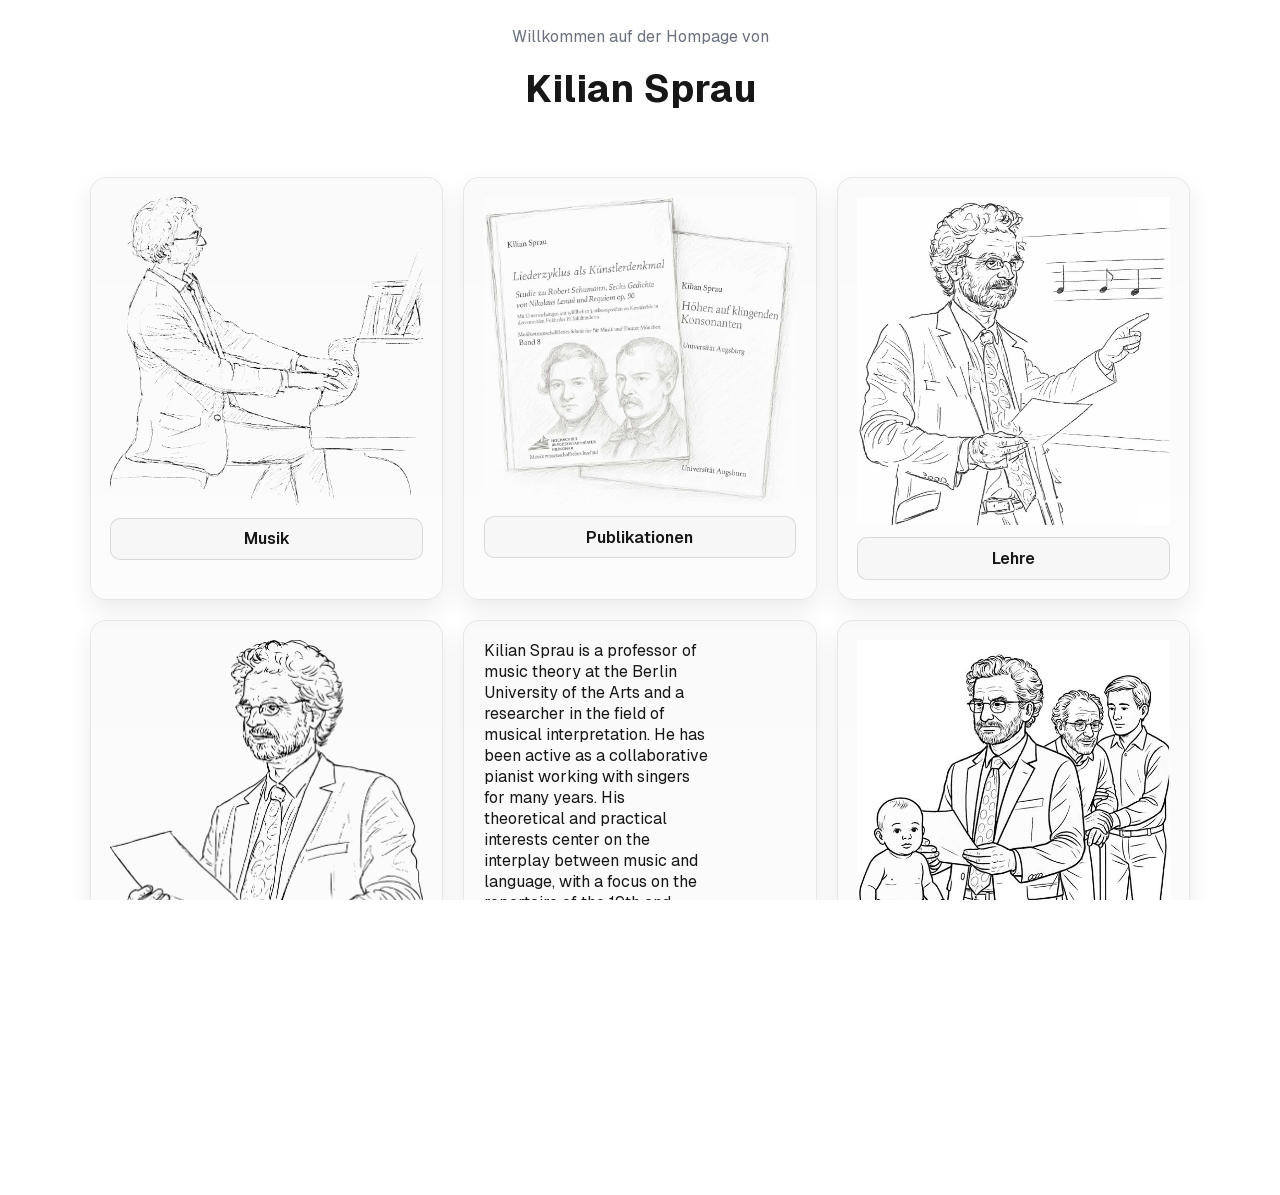
<file: index.html>
<!DOCTYPE html>
<html lang="de">
<head>
<meta charset="utf-8">
<meta name="viewport" content="width=device-width, initial-scale=1">
<title>Kilian Sprau</title>
<meta name="description" content="Homepage von Prof. Dr. Kilian Sprau &ndash; Musik, Publikationen, Lehre, Vortr&auml;ge und Vita.">
<link rel="icon" href="/favicon.ico" sizes="256x256" type="image/x-icon">
<link rel="preload" href="/assets/fonts/geist-sans-latin.woff2" as="font" type="font/woff2" crossorigin>
<link rel="stylesheet" href="/assets/css/style.css">
</head>
<body>
<main class="home-wrapper">
<div class="home-container">
<header class="home-header">
<p>Willkommen auf der Hompage von</p>
<h1>Kilian Sprau</h1>
</header>
<section class="home-grid" aria-label="Kachel&uuml;bersicht">
<article class="home-card">
<img src="/images/musik.png" alt="Kilian Sprau | Musik" width="225" height="225" loading="lazy">
<a href="/musik/" aria-label="Mehr zu Kachel Musik">Musik</a>
</article>
<article class="home-card">
<img src="/images/publikationen.jpg" alt="Kilian Sprau | Forschung" width="225" height="225" loading="lazy">
<a href="/publikationen/" aria-label="Mehr zur Kachel Forschung">Publikationen</a>
</article>
<article class="home-card">
<img src="/images/lehre.jpg" alt="Kilian Sprau | Lehre" width="225" height="225" loading="lazy">
<a href="/lehre/" aria-label="Mehr zur Kachel Lehre">Lehre</a>
</article>
<article class="home-card">
<img src="/images/vortraege.png" alt="Kilian Sprau | Vortr&auml;ge" width="225" height="225" loading="lazy">
<a href="/vortraege/" aria-label="Mehr zur Kachel Vortr&auml;ge">Vortr&auml;ge &amp; Workshops</a>
</article>
<article class="home-card">
<div style="width:225px;height:auto;overflow:auto">Kilian Sprau is a professor of music theory at the Berlin University of the Arts and a researcher in the field of musical interpretation. He has been active as a collaborative pianist working with singers for many years. His theoretical and practical interests center on the interplay between music and language, with a focus on the repertoire of the 19th and 20th centuries.</div>
</article>
<article class="home-card">
<img src="/images/lebensphasen.jpg" alt="Kilian Sprau | Vita" width="225" height="225" loading="lazy">
<a href="/vita/" aria-label="Mehr zu Kachel Vita">Vita</a>
</article>
</section>
</div>
</main>
<footer class="home-footer">
<a href="/impressum/">Impressum</a>
<a href="/datenschutz/">Datenschutz</a>
</footer>
<script src="/assets/js/main.js" defer></script>
</body>
</html>
</file>
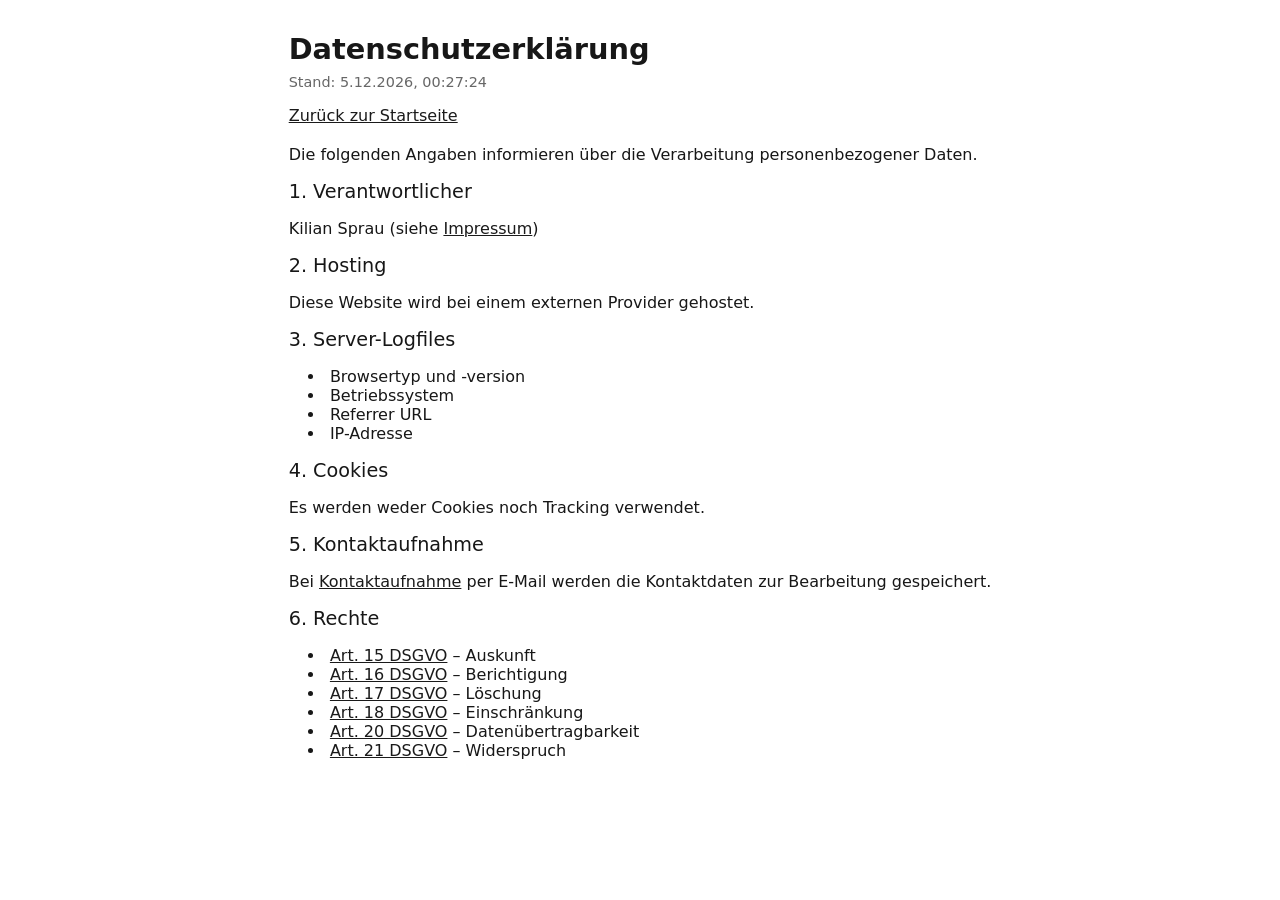
<file: datenschutz/index.html>
<!DOCTYPE html>
<html lang="de">
<head>
<meta charset="utf-8">
<meta name="viewport" content="width=device-width, initial-scale=1">
<title>Datenschutzerkl&auml;rung | Kilian Sprau</title>
<meta name="description" content="Datenschutzerkl&auml;rung von Kilian Sprau.">
<link rel="icon" href="/favicon.ico" sizes="256x256" type="image/x-icon">
<link rel="stylesheet" href="/assets/css/style.css">
</head>
<body>
<main class="main">
<h1 class="u1">Datenschutzerkl&auml;rung</h1>
<p class="lastUpdate">Stand: <span></span></p>
<a class="backButton" href="/" aria-label="Back-Button">Zur&uuml;ck zur Startseite</a>

<p>Die folgenden Angaben informieren &uuml;ber die Verarbeitung personenbezogener Daten.</p>

<h2 class="u2">1. Verantwortlicher</h2>
<p>Kilian Sprau (siehe <a href="/impressum/">Impressum</a>)</p>

<h2 class="u2">2. Hosting</h2>
<p>Diese Website wird bei einem externen Provider gehostet.</p>

<h2 class="u2">3. Server-Logfiles</h2>
<ul>
<li>Browsertyp und -version</li>
<li>Betriebssystem</li>
<li>Referrer URL</li>
<li>IP-Adresse</li>
</ul>

<h2 class="u2">4. Cookies</h2>
<p>Es werden weder Cookies noch Tracking verwendet.</p>

<h2 class="u2">5. Kontaktaufnahme</h2>
<p>Bei <a href="/impressum/">Kontaktaufnahme</a> per E-Mail werden die Kontaktdaten zur Bearbeitung gespeichert.</p>

<h2 class="u2">6. Rechte</h2>
<ul>
<li><a href="https://eur-lex.europa.eu/legal-content/DE/TXT/?uri=CELEX%3A32016R0679#d1e2144-1-1" target="_blank" rel="noopener noreferrer">Art. 15 DSGVO</a> &ndash; Auskunft</li>
<li><a href="https://eur-lex.europa.eu/legal-content/DE/TXT/?uri=CELEX%3A32016R0679#d1e2370-1-1" target="_blank" rel="noopener noreferrer">Art. 16 DSGVO</a> &ndash; Berichtigung</li>
<li><a href="https://eur-lex.europa.eu/legal-content/DE/TXT/?uri=CELEX%3A32016R0679#d1e2452-1-1" target="_blank" rel="noopener noreferrer">Art. 17 DSGVO</a> &ndash; L&ouml;schung</li>
<li><a href="https://eur-lex.europa.eu/legal-content/DE/TXT/?uri=CELEX%3A32016R0679#d1e2559-1-1" target="_blank" rel="noopener noreferrer">Art. 18 DSGVO</a> &ndash; Einschr&auml;nkung</li>
<li><a href="https://eur-lex.europa.eu/legal-content/DE/TXT/?uri=CELEX%3A32016R0679#d1e2803-1-1" target="_blank" rel="noopener noreferrer">Art. 20 DSGVO</a> &ndash; Daten&uuml;bertragbarkeit</li>
<li><a href="https://eur-lex.europa.eu/legal-content/DE/TXT/?uri=CELEX%3A32016R0679#d1e2981-1-1" target="_blank" rel="noopener noreferrer">Art. 21 DSGVO</a> &ndash; Widerspruch</li>
</ul>
</main>
<script src="/assets/js/main.js" defer></script>
</body>
</html>
</file>
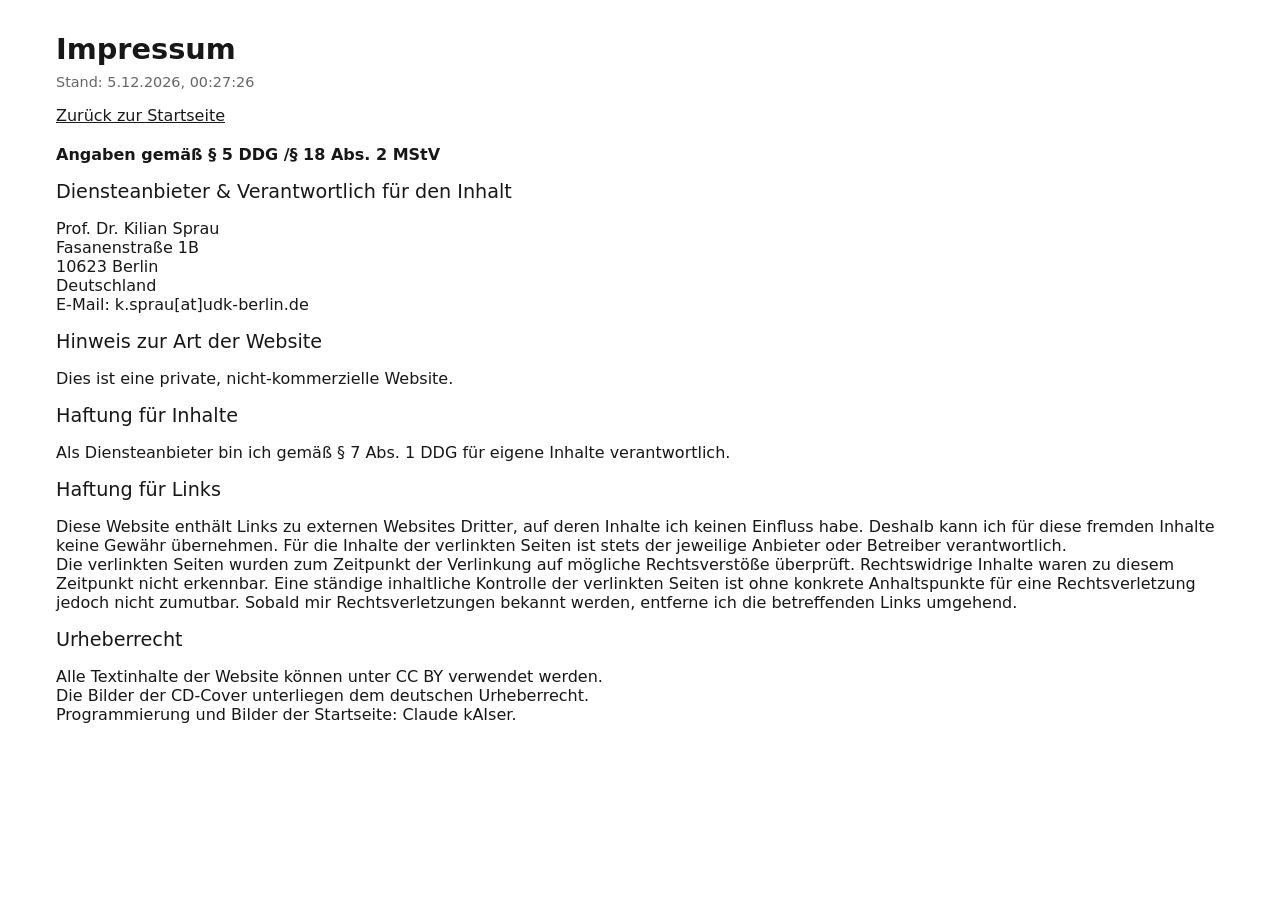
<file: impressum/index.html>
<!DOCTYPE html>
<html lang="de">
<head>
<meta charset="utf-8">
<meta name="viewport" content="width=device-width, initial-scale=1">
<title>Impressum | Kilian Sprau</title>
<meta name="description" content="Impressum von Kilian Sprau.">
<link rel="icon" href="/favicon.ico" sizes="256x256" type="image/x-icon">
<link rel="stylesheet" href="/assets/css/style.css">
<style>
.email-protected::before{content:"k.sprau[at]"}
.email-protected::after{content:"udk-berlin.de"}
</style>
</head>
<body>
<main class="main">
<h1 class="u1">Impressum</h1>
<p class="lastUpdate">Stand: <span></span></p>
<a class="backButton" href="/" aria-label="Back-Button">Zur&uuml;ck zur Startseite</a>

<p><strong>Angaben gem&auml;&szlig; &sect; 5 DDG /&sect; 18 Abs. 2 MStV</strong></p>

<h2 class="u2">Diensteanbieter &amp; Verantwortlich f&uuml;r den Inhalt</h2>
<p>Prof. Dr. Kilian Sprau<br>Fasanenstra&szlig;e 1B<br>10623 Berlin<br>Deutschland</p>
<p>E-Mail: <span class="email-protected"></span></p>

<h2 class="u2">Hinweis zur Art der Website</h2>
<p>Dies ist eine private, nicht-kommerzielle Website.</p>

<h2 class="u2">Haftung f&uuml;r Inhalte</h2>
<p>Als Diensteanbieter bin ich gem&auml;&szlig; &sect; 7 Abs. 1 DDG f&uuml;r eigene Inhalte verantwortlich.</p>

<h2 class="u2">Haftung f&uuml;r Links</h2>
<p>Diese Website enth&auml;lt Links zu externen Websites Dritter, auf deren Inhalte ich keinen Einfluss habe. Deshalb kann ich f&uuml;r diese fremden Inhalte keine Gew&auml;hr &uuml;bernehmen. F&uuml;r die Inhalte der verlinkten Seiten ist stets der jeweilige Anbieter oder Betreiber verantwortlich.</p>
<p>Die verlinkten Seiten wurden zum Zeitpunkt der Verlinkung auf m&ouml;gliche Rechtsverst&ouml;&szlig;e &uuml;berpr&uuml;ft. Rechtswidrige Inhalte waren zu diesem Zeitpunkt nicht erkennbar. Eine st&auml;ndige inhaltliche Kontrolle der verlinkten Seiten ist ohne konkrete Anhaltspunkte f&uuml;r eine Rechtsverletzung jedoch nicht zumutbar. Sobald mir Rechtsverletzungen bekannt werden, entferne ich die betreffenden Links umgehend.</p>

<h2 class="u2">Urheberrecht</h2>
<p>Alle Textinhalte der Website k&ouml;nnen unter CC BY verwendet werden.</p>
<p>Die Bilder der CD-Cover unterliegen dem deutschen Urheberrecht.</p>
<p>Programmierung und Bilder der Startseite: Claude kAIser.</p>
</main>
<script src="/assets/js/main.js" defer></script>
</body>
</html>
</file>
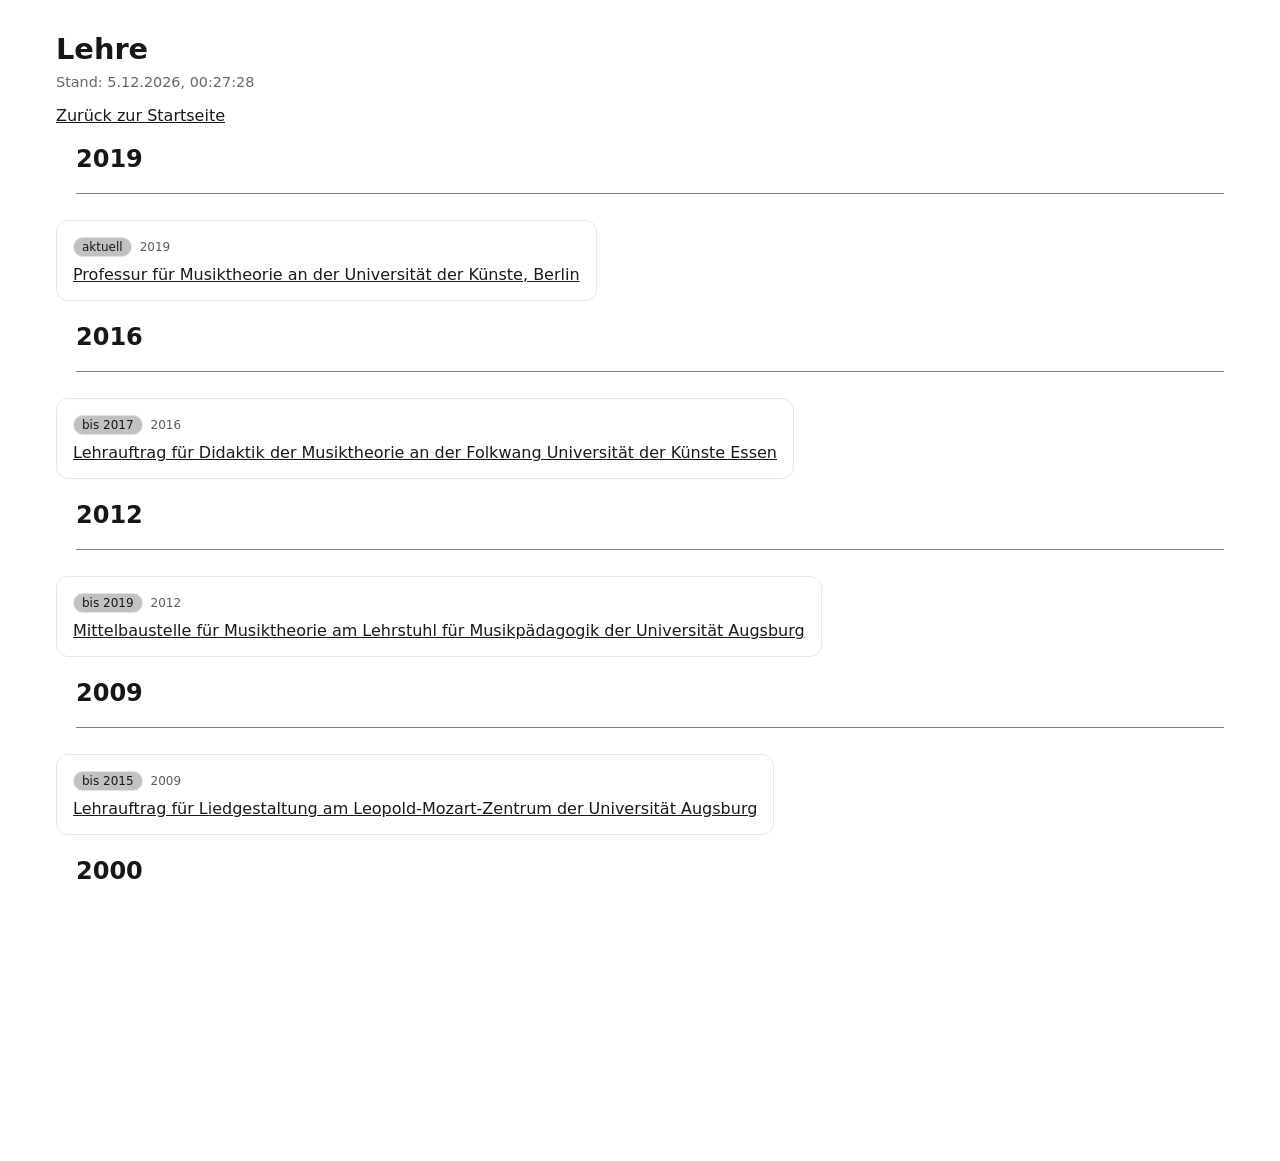
<file: lehre/index.html>
<!DOCTYPE html>
<html lang="de">
<head>
<meta charset="utf-8">
<meta name="viewport" content="width=device-width, initial-scale=1">
<title>Lehre | Kilian Sprau</title>
<meta name="description" content="Lehrveranstaltungen von Kilian Sprau.">
<link rel="icon" href="/favicon.ico" sizes="256x256" type="image/x-icon">
<link rel="stylesheet" href="/assets/css/style.css">
</head>
<body data-page="lehre">
<main class="main">
<h1 class="u1">Lehre</h1>
<p class="lastUpdate">Stand: <span></span></p>
<a class="backButton" href="/" aria-label="Back-Button">Zur&uuml;ck zur Startseite</a>
<p id="state-loading">Lade Daten &hellip;</p>
<p id="state-empty" class="empty" hidden>Noch keine Eintr&auml;ge ...</p>
<p id="state-error" class="errorColor" hidden></p>
<div id="list"></div>
</main>
<script src="/assets/js/main.js" defer></script>
</body>
</html>
</file>
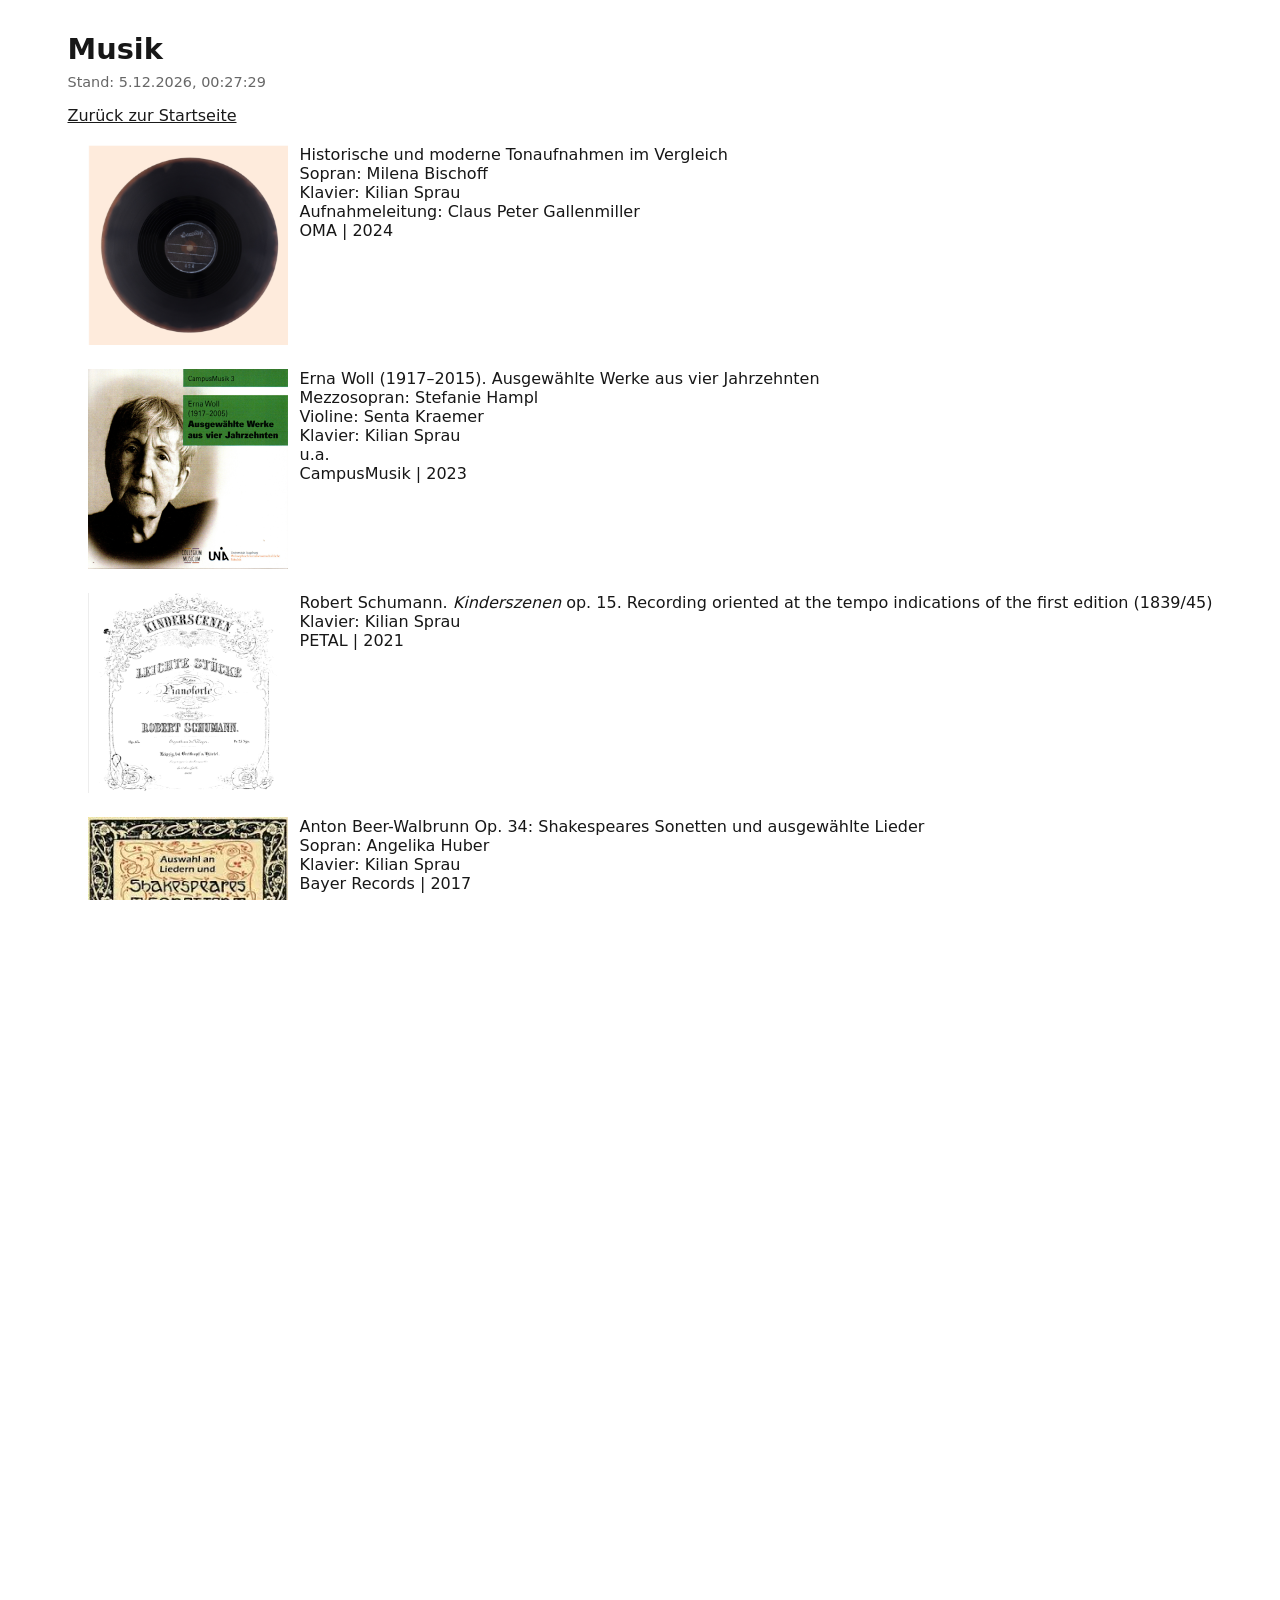
<file: musik/index.html>
<!DOCTYPE html>
<html lang="de">
<head>
<meta charset="utf-8">
<meta name="viewport" content="width=device-width, initial-scale=1">
<title>Musik | Kilian Sprau</title>
<meta name="description" content="CD-Einspielungen von Kilian Sprau als Liedbegleiter.">
<link rel="icon" href="/favicon.ico" sizes="256x256" type="image/x-icon">
<link rel="stylesheet" href="/assets/css/style.css">
</head>
<body data-page="musik">
<main class="main">
<h1 class="u1">Musik</h1>
<p class="lastUpdate">Stand: <span></span></p>
<a class="backButton" href="/" aria-label="Back-Button">Zur&uuml;ck zur Startseite</a>
<p id="state-loading">Lade Daten &hellip;</p>
<p id="state-empty" class="empty" hidden>Noch keine Eintr&auml;ge ...</p>
<p id="state-error" class="errorColor" hidden></p>
<div id="list"></div>
</main>
<script src="/assets/js/main.js" defer></script>
</body>
</html>
</file>
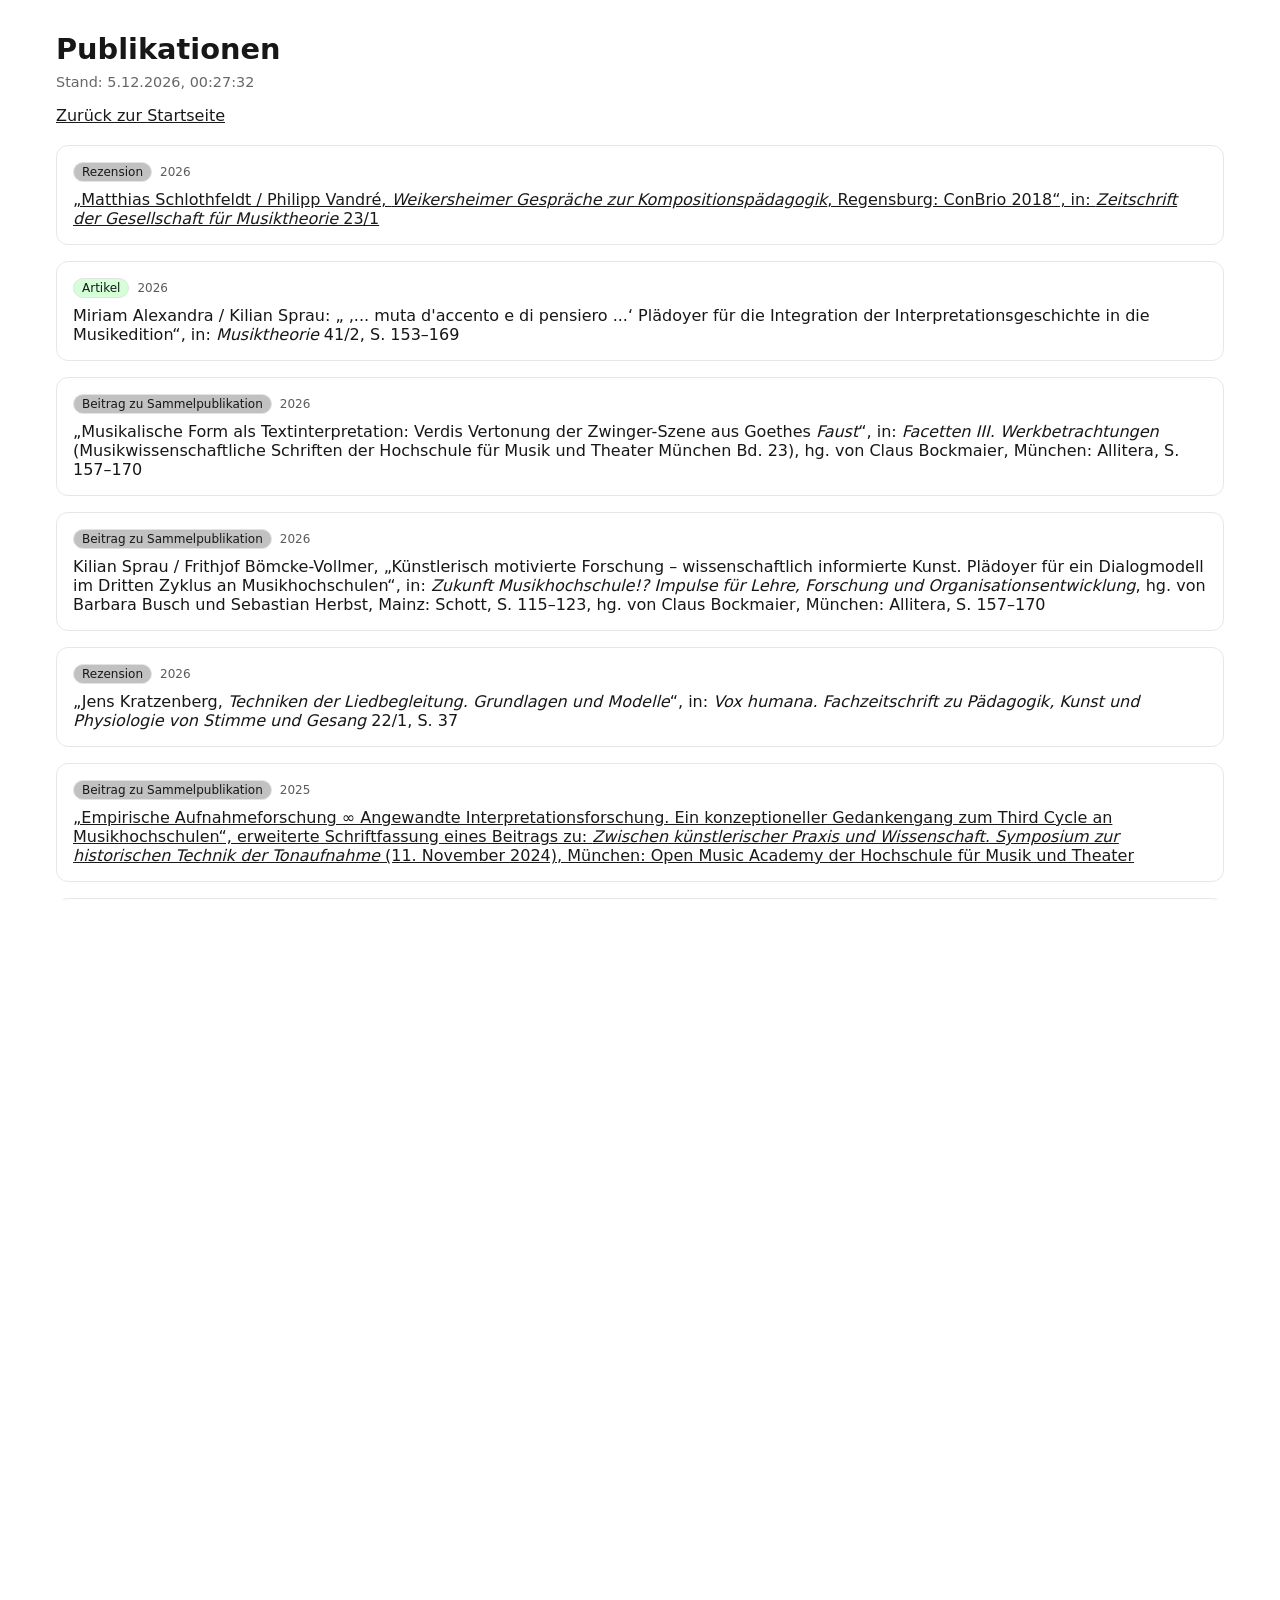
<file: publikationen/index.html>
<!DOCTYPE html>
<html lang="de">
<head>
<meta charset="utf-8">
<meta name="viewport" content="width=device-width, initial-scale=1">
<title>Publikationen | Kilian Sprau</title>
<meta name="description" content="Publikationen von Kilian Sprau.">
<link rel="icon" href="/favicon.ico" sizes="256x256" type="image/x-icon">
<link rel="stylesheet" href="/assets/css/style.css">
</head>
<body data-page="publikationen">
<main class="main">
<h1 class="u1">Publikationen</h1>
<p class="lastUpdate">Stand: <span></span></p>
<a class="backButton" href="/" aria-label="Back-Button">Zur&uuml;ck zur Startseite</a>
<p id="state-loading">Lade Daten &hellip;</p>
<p id="state-empty" class="empty" hidden>Noch keine Eintr&auml;ge ...</p>
<p id="state-error" class="errorColor" hidden></p>
<div id="list"></div>
</main>
<script src="/assets/js/main.js" defer></script>
</body>
</html>
</file>
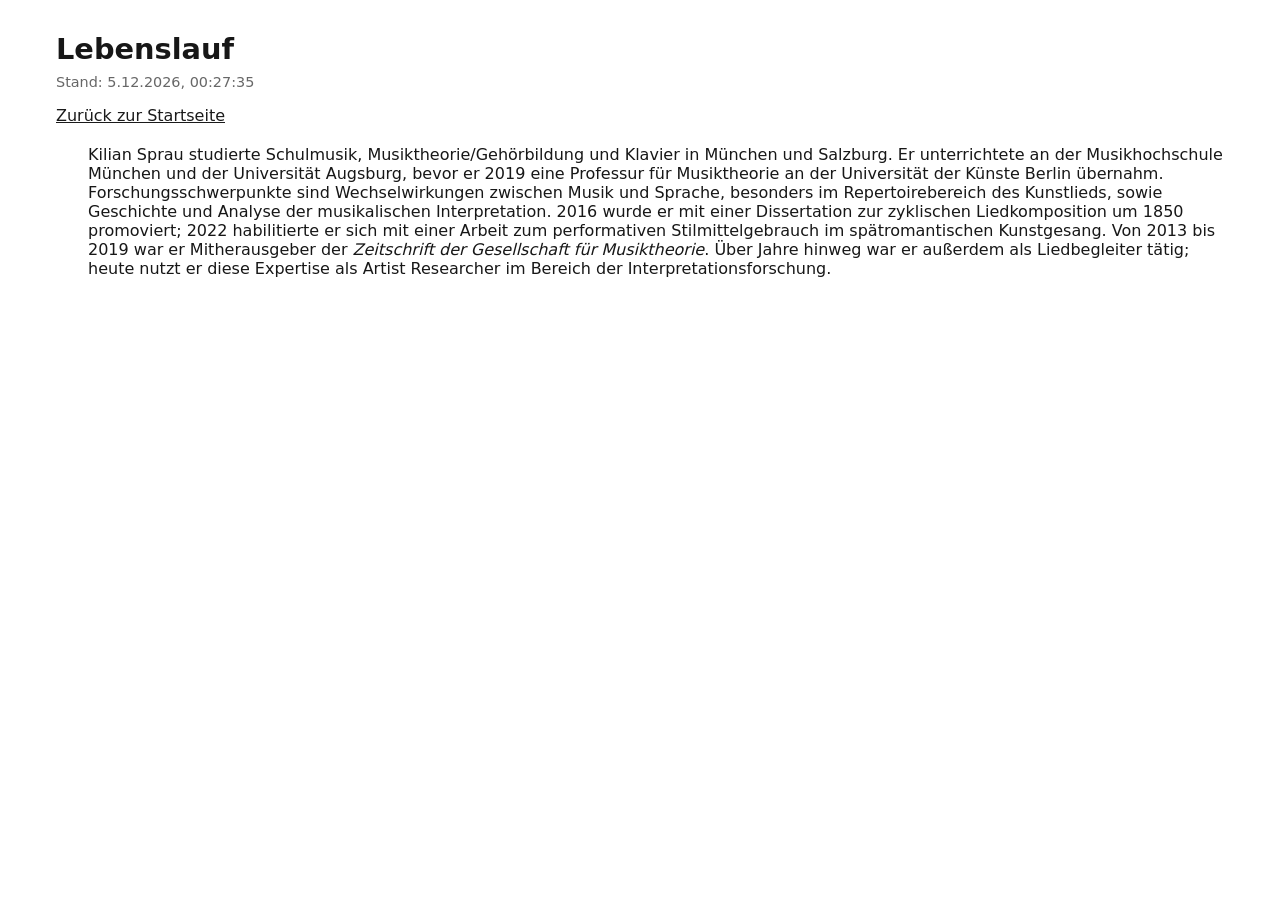
<file: vita/index.html>
<!DOCTYPE html>
<html lang="de">
<head>
<meta charset="utf-8">
<meta name="viewport" content="width=device-width, initial-scale=1">
<title>Vita | Kilian Sprau</title>
<meta name="description" content="Lebenslauf von Kilian Sprau.">
<link rel="icon" href="/favicon.ico" sizes="256x256" type="image/x-icon">
<link rel="stylesheet" href="/assets/css/style.css">
</head>
<body data-page="vita">
<main class="main">
<h1 class="u1">Lebenslauf</h1>
<p class="lastUpdate">Stand: <span></span></p>
<a class="backButton" href="/" aria-label="Back-Button">Zur&uuml;ck zur Startseite</a>
<p id="state-loading">Lade Daten &hellip;</p>
<p id="state-empty" class="empty" hidden>Noch keine Eintr&auml;ge ...</p>
<p id="state-error" class="errorColor" hidden></p>
<div id="list"></div>
</main>
<script src="/assets/js/main.js" defer></script>
</body>
</html>
</file>
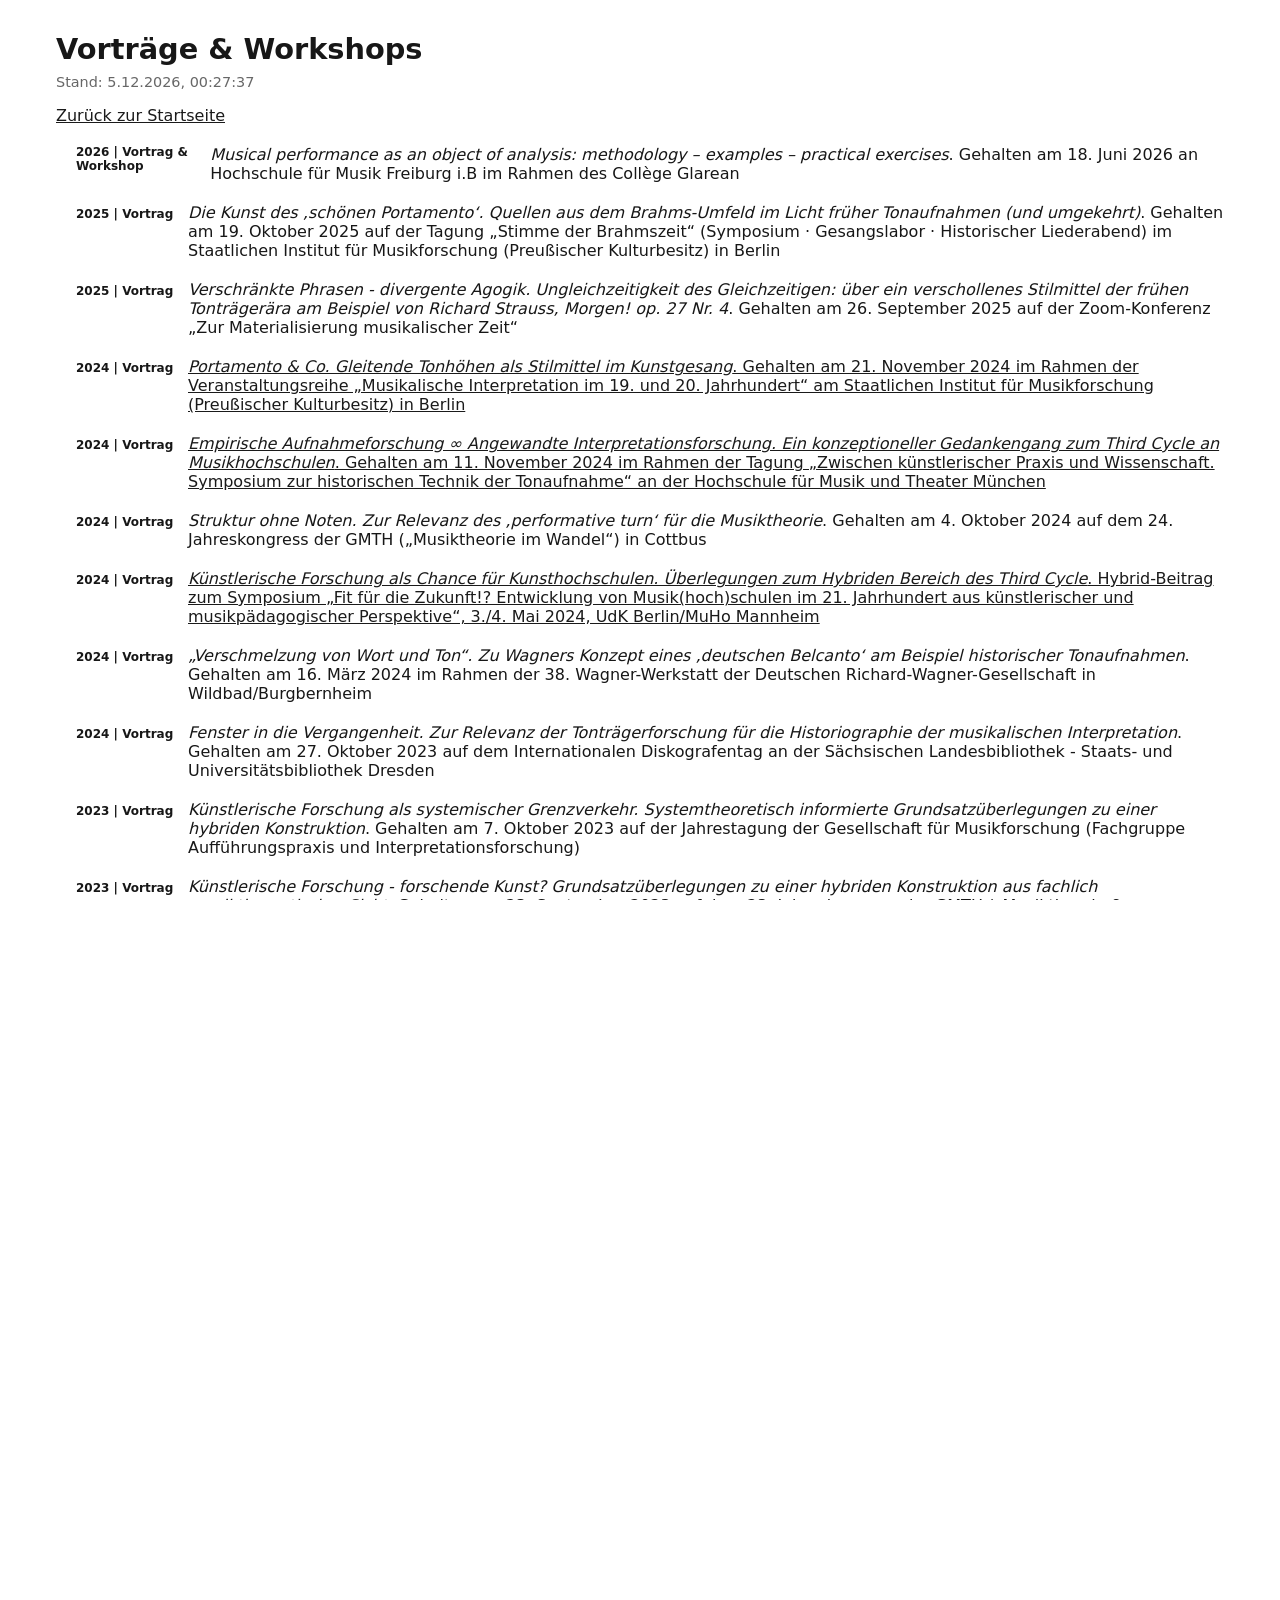
<file: vortraege/index.html>
<!DOCTYPE html>
<html lang="de">
<head>
<meta charset="utf-8">
<meta name="viewport" content="width=device-width, initial-scale=1">
<title>Vortr&auml;ge &amp; Workshops | Kilian Sprau</title>
<meta name="description" content="Vortr&auml;ge und Workshops von Kilian Sprau.">
<link rel="icon" href="/favicon.ico" sizes="256x256" type="image/x-icon">
<link rel="stylesheet" href="/assets/css/style.css">
</head>
<body data-page="vortraege">
<main class="main">
<h1 class="u1">Vortr&auml;ge &amp; Workshops</h1>
<p class="lastUpdate">Stand: <span></span></p>
<a class="backButton" href="/" aria-label="Back-Button">Zur&uuml;ck zur Startseite</a>
<p id="state-loading">Lade Daten &hellip;</p>
<p id="state-empty" class="empty" hidden>Noch keine Eintr&auml;ge ...</p>
<p id="state-error" class="errorColor" hidden></p>
<div id="list"></div>
</main>
<script src="/assets/js/main.js" defer></script>
</body>
</html>
</file>
<file: assets/css/style.css>
/* Geist Sans (self-hosted, subset to the ranges actually used) */
@font-face{
  font-family:"Geist";
  font-style:normal;
  font-weight:100 900;
  font-display:swap;
  src:url("../fonts/geist-sans-cyrillic.woff2") format("woff2");
  unicode-range:U+0301,U+0400-045F,U+0490-0491,U+04B0-04B1,U+2116;
}
@font-face{
  font-family:"Geist";
  font-style:normal;
  font-weight:100 900;
  font-display:swap;
  src:url("../fonts/geist-sans-latin-ext.woff2") format("woff2");
  unicode-range:U+0100-02BA,U+02BD-02C5,U+02C7-02CC,U+02CE-02D7,U+02DD-02FF,U+0304,U+0308,U+0329,U+1D00-1DBF,U+1E00-1E9F,U+1EF2-1EFF,U+2020,U+20A0-20AB,U+20AD-20C0,U+2113,U+2C60-2C7F,U+A720-A7FF;
}
@font-face{
  font-family:"Geist";
  font-style:normal;
  font-weight:100 900;
  font-display:swap;
  src:url("../fonts/geist-sans-latin.woff2") format("woff2");
  unicode-range:U+00-FF,U+0131,U+0152-0153,U+02BB-02BC,U+02C6,U+02DA,U+02DC,U+0304,U+0308,U+0329,U+2000-206F,U+20AC,U+2122,U+2191,U+2193,U+2212,U+2215,U+FEFF,U+FFFD;
}

:root{
  --background:#fff;
  --foreground:#171717;
  --muted:#6b7280;
  --radius:16px;
}

*{box-sizing:border-box;margin:0;padding:0}
a{color:#1a1a1a}
html,body{width:100%;height:100%;margin:0;overflow-x:hidden;overflow-y:auto}
body{
  color:var(--foreground);
  background:var(--background);
  font-family:"Geist",system-ui,-apple-system,"Segoe UI",Roboto,Arial,sans-serif;
  -webkit-font-smoothing:antialiased;
  -moz-osx-font-smoothing:grayscale;
  min-height:100dvh;
  padding-bottom:100px;
  display:grid;
}

.u1{margin-bottom:.5rem;font-size:1.8rem;font-weight:700}
.u2{margin:1rem 0;font-size:1.2rem;font-weight:400}

.main{
  max-width:1200px;
  margin:2rem auto;
  padding:0 1rem;
  font-family:system-ui,-apple-system,BlinkMacSystemFont,"Segoe UI",Roboto,"Noto Sans",Ubuntu,Cantarell,"Helvetica Neue",sans-serif;
}
.main ul{padding-left:1.2rem;list-style:inside}

.container{display:flex;flex-flow:wrap;justify-content:flex-start;gap:6px}

.break{
  width:100%;
  margin-bottom:20px;
  margin-left:20px;
  padding-bottom:20px;
  border-bottom:1px solid gray;
}

.articleEntry{
  min-width:250px;
  margin-bottom:1rem;
  padding:1rem;
  border:1px solid #e5e7eb;
  border-radius:12px;
}
.articleEntry div{
  display:flex;
  align-items:center;
  gap:8px;
  margin-bottom:8px;
}

.altArticleEntry{
  display:flex;
  flex-wrap:nowrap;
  gap:12px;
  margin-bottom:20px;
  margin-left:20px;
}

.typeStyle{
  padding:2px 8px;
  border:1px solid #e3e3e3;
  border-radius:999px;
  font-size:12px;
}

.errorColor{color:#b00020}
.backButton{display:block;margin-bottom:20px}
.lastUpdate{margin-bottom:1rem;font-size:.9rem;opacity:.65}

@media (max-width:600px){
  .altArticleEntry{flex-direction:column}
}

@media (prefers-color-scheme:dark){
  html{color-scheme:dark}
}

/* Homepage */
.home-wrapper{
  display:grid;
  grid-row:2;
  place-self:center;
  place-items:center;
  padding:max(1rem,min(2vw,2rem));
}
.home-container{width:min(1100px,100%)}
.home-header{text-align:center;margin-bottom:2rem}
.home-header h1{margin:0 0 4rem;font-size:max(1.6rem,min(3vw,2.4rem))}
.home-header p{margin:0 0 1rem;color:var(--muted)}

.home-grid{
  display:grid;
  grid-template-columns:repeat(3,minmax(0,1fr));
  align-items:stretch;
  gap:max(12px,min(2vw,20px));
}

.home-card{
  display:flex;
  flex-direction:column;
  gap:.75rem;
  padding:1.2rem;
  border-radius:var(--radius);
  border:1px solid rgba(0,0,0,.08);
  background:linear-gradient(rgba(0,0,0,.02),rgba(0,0,0,.01));
  box-shadow:0 10px 25px rgba(0,0,0,.08);
  transition:transform .25s,box-shadow .25s,border-color .25s;
}
.home-card:hover{
  border-color:rgba(59,130,246,.35);
  transform:translateY(-3px);
  box-shadow:0 16px 40px rgba(0,0,0,.15);
}
.home-card img{display:block;width:100%;height:auto;color:transparent}
.home-card p{margin:0;color:var(--muted)}
.home-card a{
  align-self:start;
  width:100%;
  margin:0 auto;
  padding:.6rem .9rem;
  border:1px solid rgba(0,0,0,.12);
  border-radius:calc(var(--radius) - 6px);
  background:rgba(0,0,0,.02);
  color:var(--fg,var(--foreground));
  text-align:center;
  text-decoration:none;
  font-weight:600;
  transition:background .2s,border-color .2s;
}
.home-card a:hover{
  background:rgba(59,130,246,.12);
  border-color:rgba(59,130,246,.55);
}

.home-footer{
  display:flex;
  grid-row:3;
  justify-self:center;
  gap:24px;
}
.home-footer a{display:flex;align-items:center;gap:8px}
@media (hover:hover) and (pointer:fine){
  .home-footer a:hover{text-underline-offset:4px;text-decoration:underline}
}

@media (max-width:900px){
  .home-grid{grid-template-columns:repeat(2,1fr)}
}
@media (max-width:600px){
  .home-grid{grid-template-columns:1fr}
}

@media (prefers-color-scheme:dark){
  .home-card{
    background:linear-gradient(rgba(255,255,255,.06),rgba(255,255,255,.02));
    border-color:rgba(255,255,255,.08);
    box-shadow:0 10px 25px rgba(0,0,0,.25);
  }
  .home-card:hover{
    border-color:rgba(59,130,246,.45);
    box-shadow:0 16px 40px rgba(0,0,0,.35);
  }
  .home-card a{
    background:rgba(255,255,255,.02);
    border-color:rgba(255,255,255,.12);
  }
}

/* 404 page */
.notfound{
  height:100vh;
  display:flex;
  flex-direction:column;
  align-items:center;
  justify-content:center;
  text-align:center;
  font-family:system-ui,"Segoe UI",Roboto,Helvetica,Arial,sans-serif,"Apple Color Emoji","Segoe UI Emoji";
}
.notfound-h1{
  display:inline-block;
  margin:0 20px 0 0;
  padding:0 23px 0 0;
  border-right:1px solid rgba(0,0,0,.3);
  font-size:24px;
  font-weight:500;
  vertical-align:top;
  line-height:49px;
}
.notfound-sub{display:inline-block}
.notfound-sub h2{margin:0;font-size:14px;font-weight:400;line-height:49px}
@media (prefers-color-scheme:dark){
  .notfound-h1{border-right-color:rgba(255,255,255,.3)}
}
</file>
